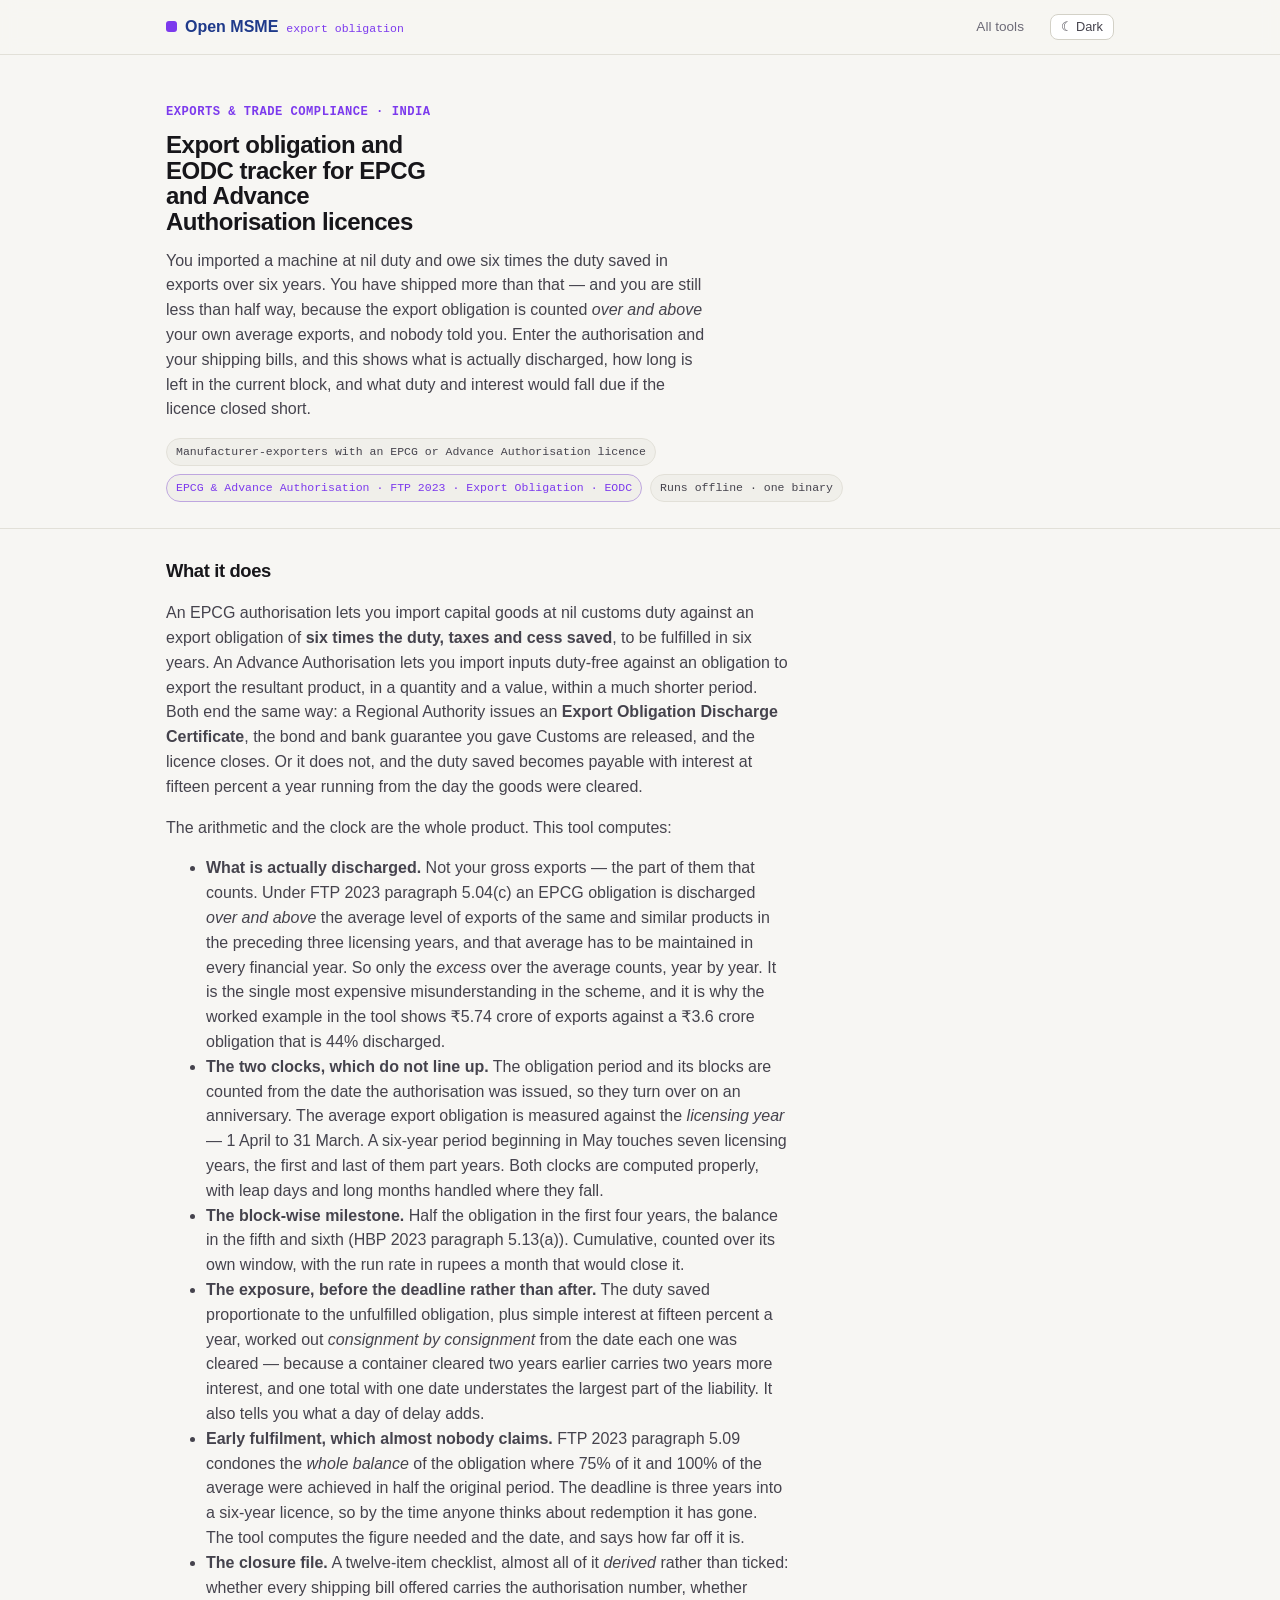
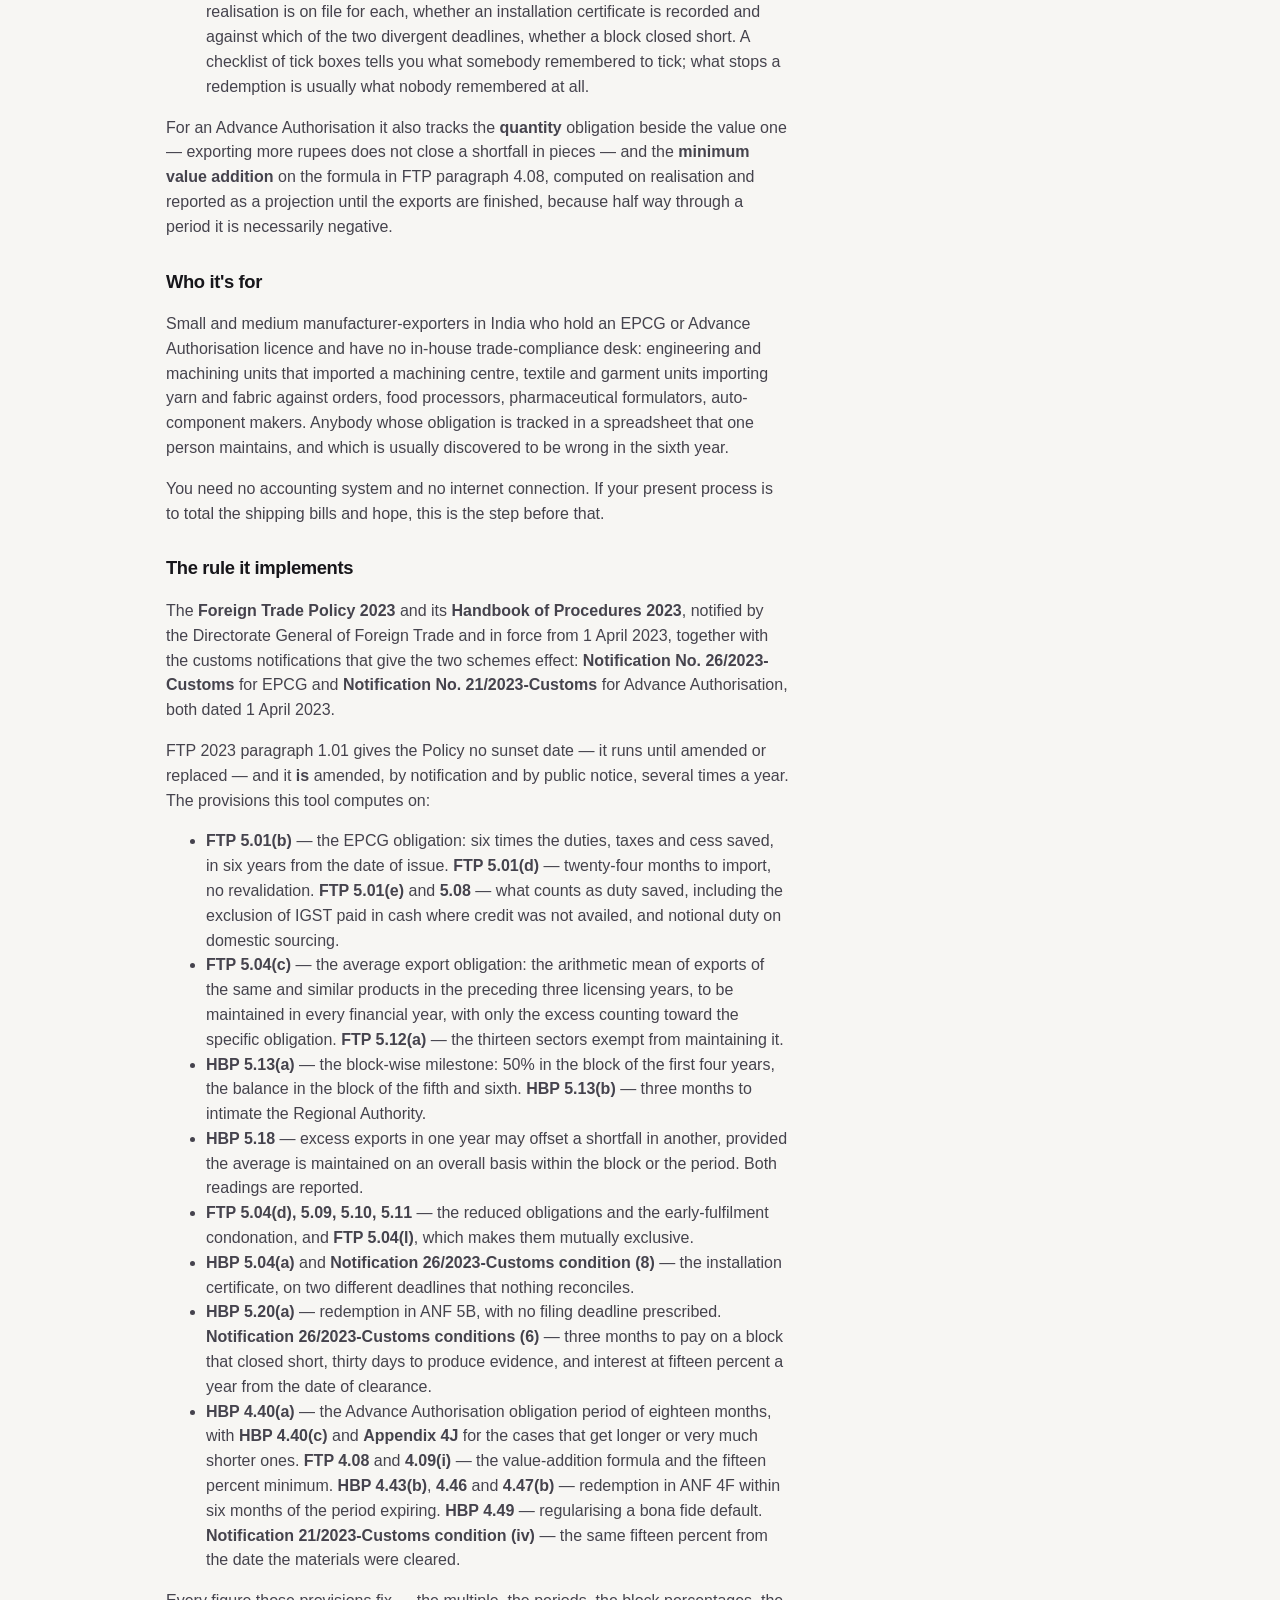
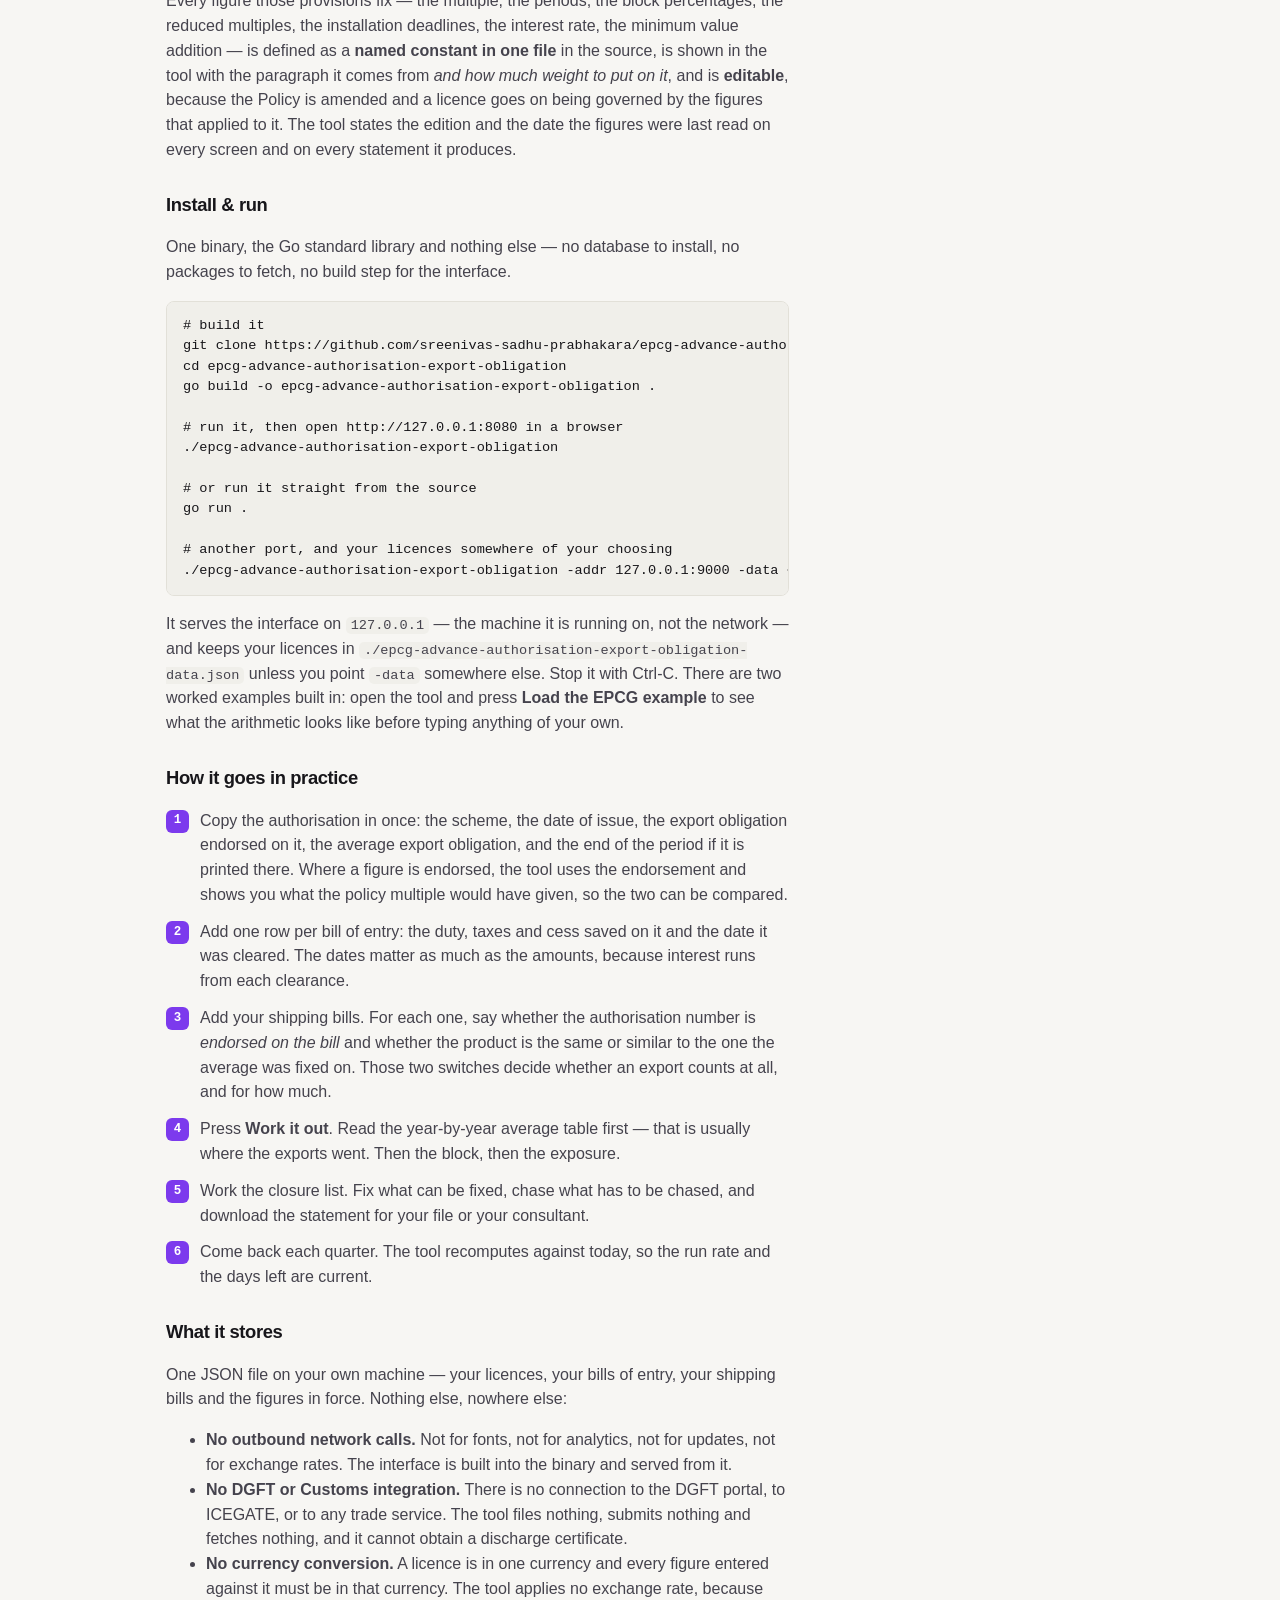
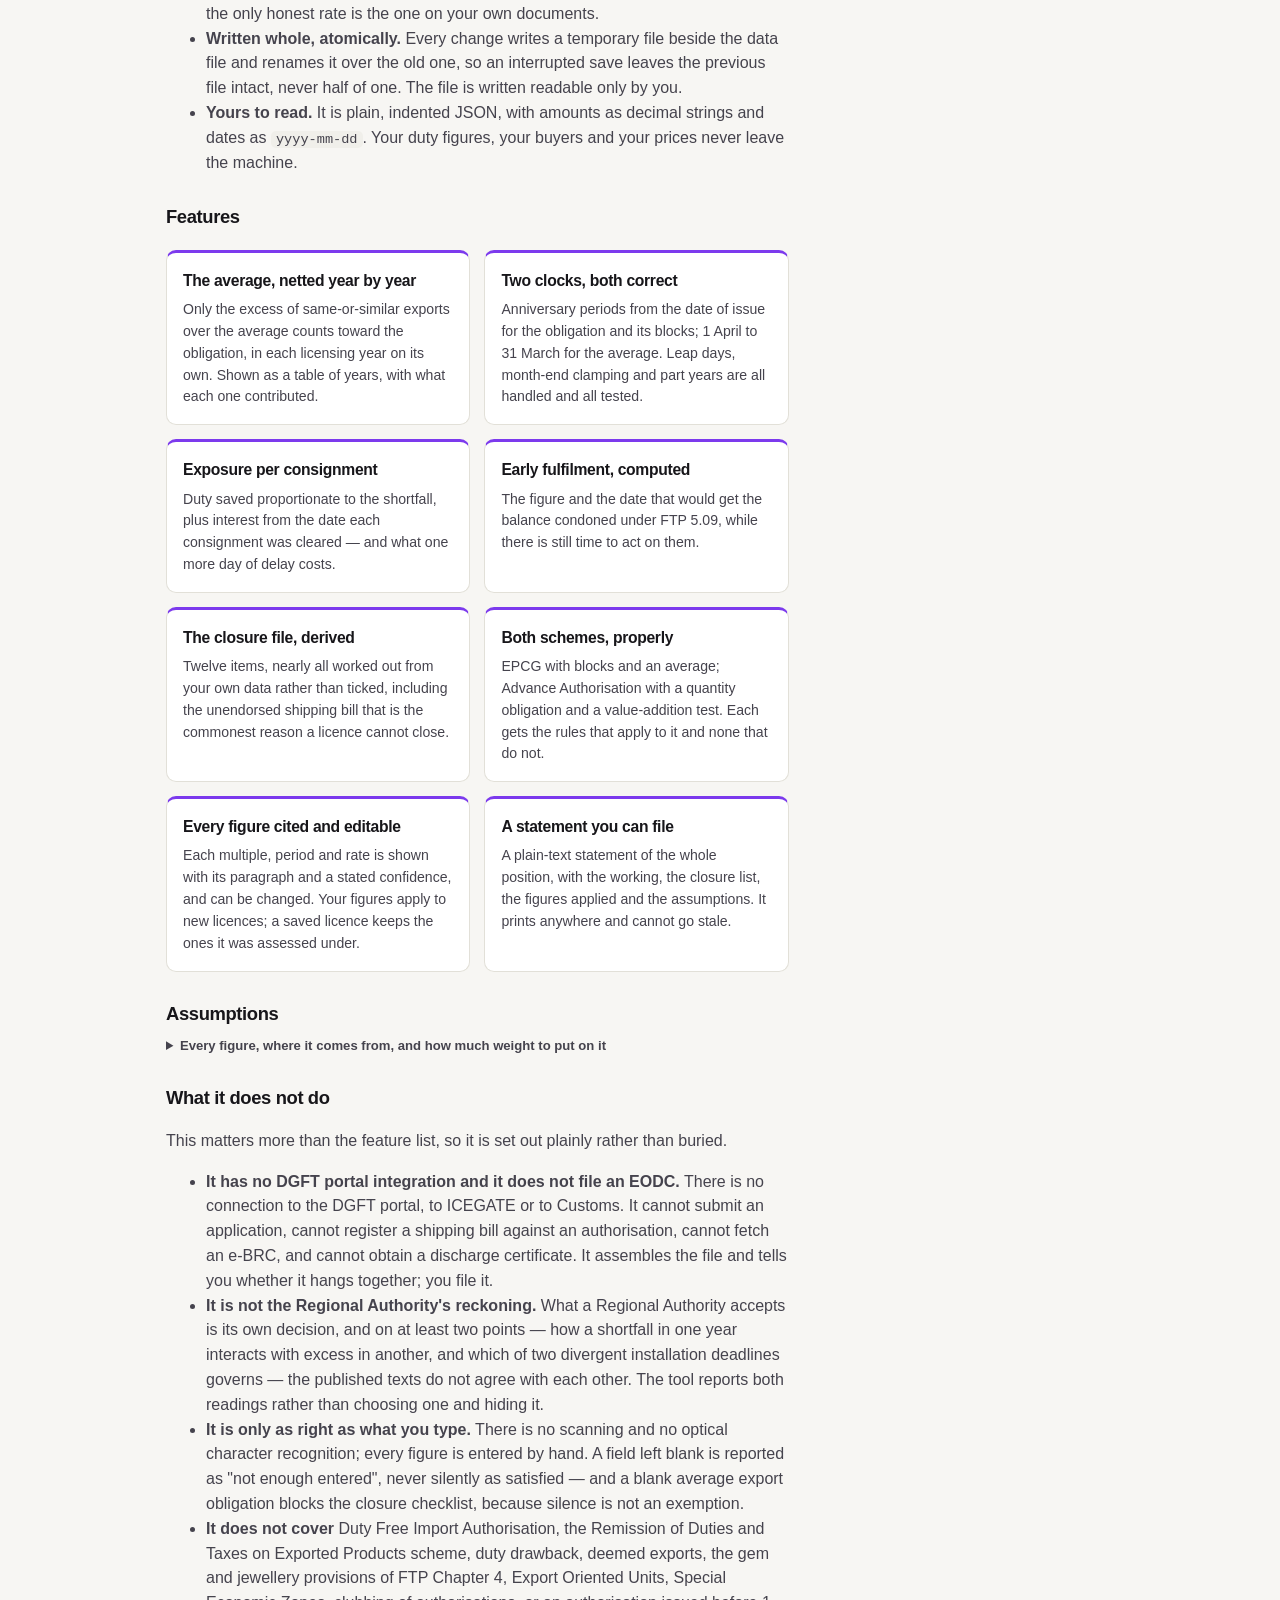
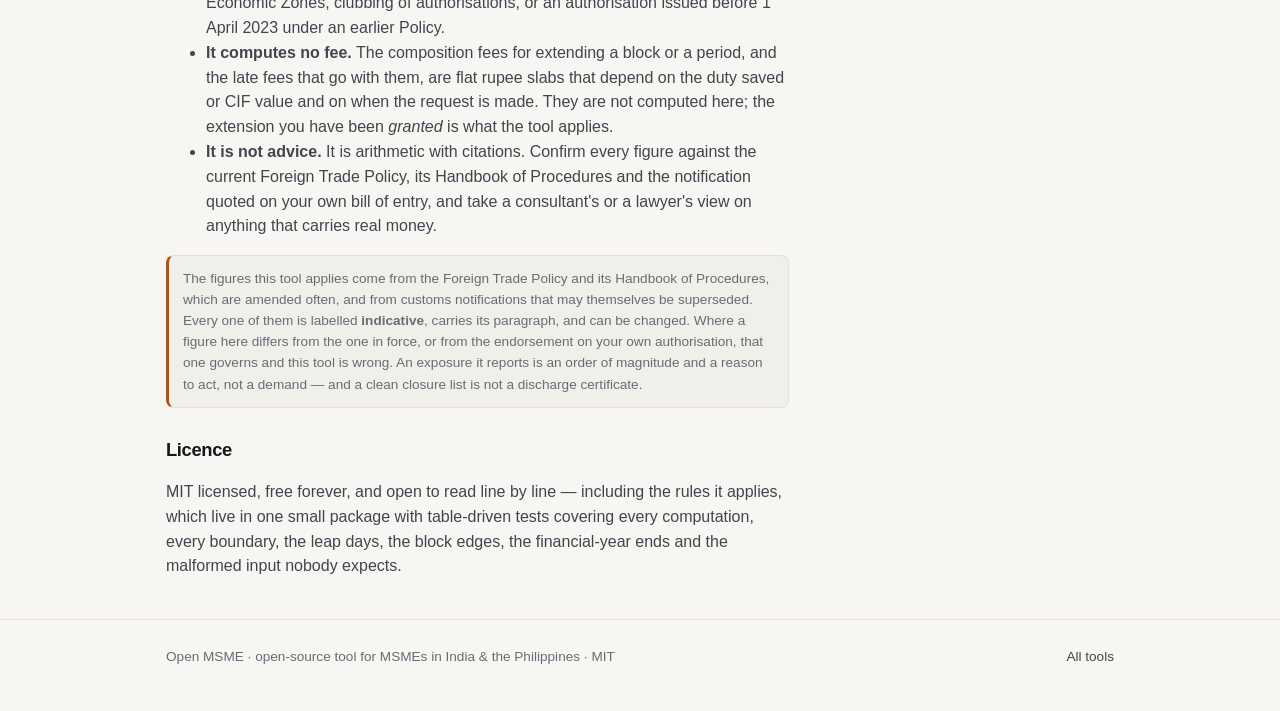
<file: docs/index.html>
<!doctype html>
<html lang="en">
<head>
  <meta charset="utf-8">
  <meta name="viewport" content="width=device-width, initial-scale=1">
  <meta http-equiv="Content-Security-Policy" content="default-src 'self'; base-uri 'self'; img-src 'self' data:; style-src 'self'; script-src 'self'; font-src 'self'; form-action 'self'">
  <title>Export obligation and EODC tracker for EPCG and Advance Authorisation · Open MSME</title>
  <meta name="description" content="A free single-binary tool for Indian manufacturer-exporters: track the export obligation on an EPCG or Advance Authorisation licence. Duty saved, the obligation, exports counted toward it net of the average export obligation, block-wise and overall fulfilment, days left, and the duty plus 15% interest payable if the licence closes short.">
  <meta name="color-scheme" content="light dark">
  <meta property="og:title" content="Export obligation and EODC tracker for EPCG and Advance Authorisation · Open MSME">
  <meta property="og:description" content="See the exact export obligation still to fulfil and the days left in the current block — before the deadline rather than after. One offline binary; your licence data stays on your machine.">
  <meta property="og:type" content="website">
  <link rel="icon" href="assets/favicon.svg" type="image/svg+xml">
  <link rel="stylesheet" href="assets/style.css">
  <link rel="stylesheet" href="assets/accent.css">
  <script src="assets/theme-init.js"></script>
</head>
<body>
  <header class="topbar">
    <div class="wrap">
      <a class="brand" href="https://sreenivas-sadhu-prabhakara.github.io/openmsme/">
        <span class="dot"></span><b>Open MSME</b><span class="tag">export obligation</span>
      </a>
      <span class="sp"></span>
      <a class="home" href="https://sreenivas-sadhu-prabhakara.github.io/openmsme/">All tools</a>
      <button class="themer" data-themer type="button">Theme</button>
    </div>
  </header>

  <main>
    <section class="hero">
      <div class="wrap">
        <div class="eyebrow">Exports &amp; trade compliance · India</div>
        <h1>Export obligation and EODC tracker for EPCG and Advance Authorisation licences</h1>
        <p class="lede">You imported a machine at nil duty and owe six times the duty saved in exports over six years. You have shipped more than that — and you are still less than half way, because the export obligation is counted <em>over and above</em> your own average exports, and nobody told you. Enter the authorisation and your shipping bills, and this shows what is actually discharged, how long is left in the current block, and what duty and interest would fall due if the licence closed short.</p>
        <div class="who">
          <span class="pill">Manufacturer-exporters with an EPCG or Advance Authorisation licence</span>
          <span class="pill reg">EPCG &amp; Advance Authorisation · FTP 2023 · Export Obligation · EODC</span>
          <span class="pill">Runs offline · one binary</span>
        </div>
      </div>
    </section>

    <div class="wrap">
      <section class="prose">
        <h2>What it does</h2>
        <p>An EPCG authorisation lets you import capital goods at nil customs duty against an export obligation of <strong>six times the duty, taxes and cess saved</strong>, to be fulfilled in six years. An Advance Authorisation lets you import inputs duty-free against an obligation to export the resultant product, in a quantity and a value, within a much shorter period. Both end the same way: a Regional Authority issues an <strong>Export Obligation Discharge Certificate</strong>, the bond and bank guarantee you gave Customs are released, and the licence closes. Or it does not, and the duty saved becomes payable with interest at fifteen percent a year running from the day the goods were cleared.</p>
        <p>The arithmetic and the clock are the whole product. This tool computes:</p>
        <ul>
          <li><strong>What is actually discharged.</strong> Not your gross exports — the part of them that counts. Under FTP 2023 paragraph 5.04(c) an EPCG obligation is discharged <em>over and above</em> the average level of exports of the same and similar products in the preceding three licensing years, and that average has to be maintained in every financial year. So only the <em>excess</em> over the average counts, year by year. It is the single most expensive misunderstanding in the scheme, and it is why the worked example in the tool shows ₹5.74 crore of exports against a ₹3.6 crore obligation that is 44% discharged.</li>
          <li><strong>The two clocks, which do not line up.</strong> The obligation period and its blocks are counted from the date the authorisation was issued, so they turn over on an anniversary. The average export obligation is measured against the <em>licensing year</em> — 1 April to 31 March. A six-year period beginning in May touches seven licensing years, the first and last of them part years. Both clocks are computed properly, with leap days and long months handled where they fall.</li>
          <li><strong>The block-wise milestone.</strong> Half the obligation in the first four years, the balance in the fifth and sixth (HBP 2023 paragraph 5.13(a)). Cumulative, counted over its own window, with the run rate in rupees a month that would close it.</li>
          <li><strong>The exposure, before the deadline rather than after.</strong> The duty saved proportionate to the unfulfilled obligation, plus simple interest at fifteen percent a year, worked out <em>consignment by consignment</em> from the date each one was cleared — because a container cleared two years earlier carries two years more interest, and one total with one date understates the largest part of the liability. It also tells you what a day of delay adds.</li>
          <li><strong>Early fulfilment, which almost nobody claims.</strong> FTP 2023 paragraph 5.09 condones the <em>whole balance</em> of the obligation where 75% of it and 100% of the average were achieved in half the original period. The deadline is three years into a six-year licence, so by the time anyone thinks about redemption it has gone. The tool computes the figure needed and the date, and says how far off it is.</li>
          <li><strong>The closure file.</strong> A twelve-item checklist, almost all of it <em>derived</em> rather than ticked: whether every shipping bill offered carries the authorisation number, whether realisation is on file for each, whether an installation certificate is recorded and against which of the two divergent deadlines, whether a block closed short. A checklist of tick boxes tells you what somebody remembered to tick; what stops a redemption is usually what nobody remembered at all.</li>
        </ul>
        <p>For an Advance Authorisation it also tracks the <strong>quantity</strong> obligation beside the value one — exporting more rupees does not close a shortfall in pieces — and the <strong>minimum value addition</strong> on the formula in FTP paragraph 4.08, computed on realisation and reported as a projection until the exports are finished, because half way through a period it is necessarily negative.</p>

        <h2>Who it's for</h2>
        <p>Small and medium manufacturer-exporters in India who hold an EPCG or Advance Authorisation licence and have no in-house trade-compliance desk: engineering and machining units that imported a machining centre, textile and garment units importing yarn and fabric against orders, food processors, pharmaceutical formulators, auto-component makers. Anybody whose obligation is tracked in a spreadsheet that one person maintains, and which is usually discovered to be wrong in the sixth year.</p>
        <p>You need no accounting system and no internet connection. If your present process is to total the shipping bills and hope, this is the step before that.</p>

        <h2>The rule it implements</h2>
        <p>The <strong>Foreign Trade Policy 2023</strong> and its <strong>Handbook of Procedures 2023</strong>, notified by the Directorate General of Foreign Trade and in force from 1 April 2023, together with the customs notifications that give the two schemes effect: <strong>Notification No. 26/2023-Customs</strong> for EPCG and <strong>Notification No. 21/2023-Customs</strong> for Advance Authorisation, both dated 1 April 2023.</p>
        <p>FTP 2023 paragraph 1.01 gives the Policy no sunset date — it runs until amended or replaced — and it <strong>is</strong> amended, by notification and by public notice, several times a year. The provisions this tool computes on:</p>
        <ul>
          <li><strong>FTP 5.01(b)</strong> — the EPCG obligation: six times the duties, taxes and cess saved, in six years from the date of issue. <strong>FTP 5.01(d)</strong> — twenty-four months to import, no revalidation. <strong>FTP 5.01(e)</strong> and <strong>5.08</strong> — what counts as duty saved, including the exclusion of IGST paid in cash where credit was not availed, and notional duty on domestic sourcing.</li>
          <li><strong>FTP 5.04(c)</strong> — the average export obligation: the arithmetic mean of exports of the same and similar products in the preceding three licensing years, to be maintained in every financial year, with only the excess counting toward the specific obligation. <strong>FTP 5.12(a)</strong> — the thirteen sectors exempt from maintaining it.</li>
          <li><strong>HBP 5.13(a)</strong> — the block-wise milestone: 50% in the block of the first four years, the balance in the block of the fifth and sixth. <strong>HBP 5.13(b)</strong> — three months to intimate the Regional Authority.</li>
          <li><strong>HBP 5.18</strong> — excess exports in one year may offset a shortfall in another, provided the average is maintained on an overall basis within the block or the period. Both readings are reported.</li>
          <li><strong>FTP 5.04(d), 5.09, 5.10, 5.11</strong> — the reduced obligations and the early-fulfilment condonation, and <strong>FTP 5.04(l)</strong>, which makes them mutually exclusive.</li>
          <li><strong>HBP 5.04(a)</strong> and <strong>Notification 26/2023-Customs condition (8)</strong> — the installation certificate, on two different deadlines that nothing reconciles.</li>
          <li><strong>HBP 5.20(a)</strong> — redemption in ANF 5B, with no filing deadline prescribed. <strong>Notification 26/2023-Customs conditions (6)</strong> — three months to pay on a block that closed short, thirty days to produce evidence, and interest at fifteen percent a year from the date of clearance.</li>
          <li><strong>HBP 4.40(a)</strong> — the Advance Authorisation obligation period of eighteen months, with <strong>HBP 4.40(c)</strong> and <strong>Appendix 4J</strong> for the cases that get longer or very much shorter ones. <strong>FTP 4.08</strong> and <strong>4.09(i)</strong> — the value-addition formula and the fifteen percent minimum. <strong>HBP 4.43(b)</strong>, <strong>4.46</strong> and <strong>4.47(b)</strong> — redemption in ANF 4F within six months of the period expiring. <strong>HBP 4.49</strong> — regularising a bona fide default. <strong>Notification 21/2023-Customs condition (iv)</strong> — the same fifteen percent from the date the materials were cleared.</li>
        </ul>
        <p>Every figure those provisions fix — the multiple, the periods, the block percentages, the reduced multiples, the installation deadlines, the interest rate, the minimum value addition — is defined as a <strong>named constant in one file</strong> in the source, is shown in the tool with the paragraph it comes from <em>and how much weight to put on it</em>, and is <strong>editable</strong>, because the Policy is amended and a licence goes on being governed by the figures that applied to it. The tool states the edition and the date the figures were last read on every screen and on every statement it produces.</p>

        <h2>Install &amp; run</h2>
        <p>One binary, the Go standard library and nothing else — no database to install, no packages to fetch, no build step for the interface.</p>
<pre># build it
git clone https://github.com/sreenivas-sadhu-prabhakara/epcg-advance-authorisation-export-obligation.git
cd epcg-advance-authorisation-export-obligation
go build -o epcg-advance-authorisation-export-obligation .

# run it, then open http://127.0.0.1:8080 in a browser
./epcg-advance-authorisation-export-obligation

# or run it straight from the source
go run .

# another port, and your licences somewhere of your choosing
./epcg-advance-authorisation-export-obligation -addr 127.0.0.1:9000 -data ~/exports/licences.json</pre>
        <p>It serves the interface on <code>127.0.0.1</code> — the machine it is running on, not the network — and keeps your licences in <code>./epcg-advance-authorisation-export-obligation-data.json</code> unless you point <code>-data</code> somewhere else. Stop it with Ctrl-C. There are two worked examples built in: open the tool and press <strong>Load the EPCG example</strong> to see what the arithmetic looks like before typing anything of your own.</p>

        <h2>How it goes in practice</h2>
        <ol class="steps">
          <li>Copy the authorisation in once: the scheme, the date of issue, the export obligation endorsed on it, the average export obligation, and the end of the period if it is printed there. Where a figure is endorsed, the tool uses the endorsement and shows you what the policy multiple would have given, so the two can be compared.</li>
          <li>Add one row per bill of entry: the duty, taxes and cess saved on it and the date it was cleared. The dates matter as much as the amounts, because interest runs from each clearance.</li>
          <li>Add your shipping bills. For each one, say whether the authorisation number is <em>endorsed on the bill</em> and whether the product is the same or similar to the one the average was fixed on. Those two switches decide whether an export counts at all, and for how much.</li>
          <li>Press <strong>Work it out</strong>. Read the year-by-year average table first — that is usually where the exports went. Then the block, then the exposure.</li>
          <li>Work the closure list. Fix what can be fixed, chase what has to be chased, and download the statement for your file or your consultant.</li>
          <li>Come back each quarter. The tool recomputes against today, so the run rate and the days left are current.</li>
        </ol>

        <h2>What it stores</h2>
        <p>One JSON file on your own machine — your licences, your bills of entry, your shipping bills and the figures in force. Nothing else, nowhere else:</p>
        <ul>
          <li><strong>No outbound network calls.</strong> Not for fonts, not for analytics, not for updates, not for exchange rates. The interface is built into the binary and served from it.</li>
          <li><strong>No DGFT or Customs integration.</strong> There is no connection to the DGFT portal, to ICEGATE, or to any trade service. The tool files nothing, submits nothing and fetches nothing, and it cannot obtain a discharge certificate.</li>
          <li><strong>No currency conversion.</strong> A licence is in one currency and every figure entered against it must be in that currency. The tool applies no exchange rate, because the only honest rate is the one on your own documents.</li>
          <li><strong>Written whole, atomically.</strong> Every change writes a temporary file beside the data file and renames it over the old one, so an interrupted save leaves the previous file intact, never half of one. The file is written readable only by you.</li>
          <li><strong>Yours to read.</strong> It is plain, indented JSON, with amounts as decimal strings and dates as <code>yyyy-mm-dd</code>. Your duty figures, your buyers and your prices never leave the machine.</li>
        </ul>

        <h2>Features</h2>
        <div class="featgrid">
          <div class="feat">
            <h3>The average, netted year by year</h3>
            <p>Only the excess of same-or-similar exports over the average counts toward the obligation, in each licensing year on its own. Shown as a table of years, with what each one contributed.</p>
          </div>
          <div class="feat">
            <h3>Two clocks, both correct</h3>
            <p>Anniversary periods from the date of issue for the obligation and its blocks; 1 April to 31 March for the average. Leap days, month-end clamping and part years are all handled and all tested.</p>
          </div>
          <div class="feat">
            <h3>Exposure per consignment</h3>
            <p>Duty saved proportionate to the shortfall, plus interest from the date each consignment was cleared — and what one more day of delay costs.</p>
          </div>
          <div class="feat">
            <h3>Early fulfilment, computed</h3>
            <p>The figure and the date that would get the balance condoned under FTP 5.09, while there is still time to act on them.</p>
          </div>
          <div class="feat">
            <h3>The closure file, derived</h3>
            <p>Twelve items, nearly all worked out from your own data rather than ticked, including the unendorsed shipping bill that is the commonest reason a licence cannot close.</p>
          </div>
          <div class="feat">
            <h3>Both schemes, properly</h3>
            <p>EPCG with blocks and an average; Advance Authorisation with a quantity obligation and a value-addition test. Each gets the rules that apply to it and none that do not.</p>
          </div>
          <div class="feat">
            <h3>Every figure cited and editable</h3>
            <p>Each multiple, period and rate is shown with its paragraph and a stated confidence, and can be changed. Your figures apply to new licences; a saved licence keeps the ones it was assessed under.</p>
          </div>
          <div class="feat">
            <h3>A statement you can file</h3>
            <p>A plain-text statement of the whole position, with the working, the closure list, the figures applied and the assumptions. It prints anywhere and cannot go stale.</p>
          </div>
        </div>

        <h2>Assumptions</h2>
        <details class="assumptions">
          <summary>Every figure, where it comes from, and how much weight to put on it</summary>
          <p>The defaults below were read against the consolidated FTP 2023 and HBP 2023 chapters the DGFT publishes, and against the customs notifications that give the schemes effect, <strong>on 24 November 2026</strong>. That is the date after which no amendment has been checked. Read it as the age of the defaults, and confirm anything that matters against the current text or against the endorsement on your own authorisation, which governs.</p>
          <p><strong>EPCG obligation: 6 times the duties, taxes and cess saved, in 6 years from the date of issue</strong> — FTP 2023 para 5.01(b); Notification 26/2023-Customs condition (4).</p>
          <p><strong>Block-wise: 50% in the block of the 1st to 4th year, the balance in the 5th and 6th</strong> — HBP 2023 para 5.13(a).</p>
          <p><strong>Reduced obligations: green technology products 75% of it (4.5 times)</strong> — FTP 5.10, with the list of thirteen qualifying items at HBP 5.26; <strong>units in Arunachal Pradesh, Assam, Manipur, Meghalaya, Mizoram, Nagaland, Sikkim, Tripura, Jammu &amp; Kashmir and Ladakh, 25% of it (1.5 times)</strong> — FTP 5.11; <strong>capital goods sourced indigenously, 25% less (4.5 times)</strong> — FTP 5.04(d). A quarter less, not a tenth. None of the three reduces the average obligation. <strong>Only one of them, or the early-fulfilment condonation, may be taken</strong> — FTP 5.04(l).</p>
          <p><strong>Early fulfilment: 75% of the specific obligation and 100% of the average, in half or less of the original period, condones the balance</strong> — FTP 5.09; Notification 26/2023-Customs condition (7). The half is measured on the period as first fixed, not as extended.</p>
          <p><strong>Installation certificate: three years to the Regional Authority</strong> (HBP 5.04(a), extendable up to the obligation period on a composition fee), but <strong>six months to Customs</strong> (Notification 26/2023-Customs condition (8), three years for spares). The two genuinely diverge and nothing reconciles them, so the tool reports both and puts the customs one first, because it comes first and is the one that produces a demand.</p>
          <p><strong>A block that closes short: three months to pay</strong> — Notification 26/2023-Customs condition (6), with thirty days to produce evidence of fulfilment. HBP 5.13(c) gives six months for the same payment. The tool applies the shorter, customs-side window and reports the longer one.</p>
          <p><strong>Advance Authorisation period: 18 months from the date of issue</strong> — HBP 2023 para 4.40(a). <strong>Much shorter periods apply to the inputs in Appendix 4J</strong>, and they run from the date each consignment is <em>cleared</em>: four months for precious metals in the gem and jewellery sector, three for maize, six for tea, coconut oil, raw sugar, wheat and most spices, twelve for silk. Defence, military store, aerospace and nuclear energy get 24 months (HBP 4.40(c)). <strong>If your input is on Appendix 4J, enter the endorsed period — the default would be wrong by a year.</strong></p>
          <p><strong>Minimum value addition: 15%</strong> — FTP 4.09(i), on the formula at FTP 4.08, VA = ((A − B) ÷ B) × 100, where A is the FOB value of the export <em>realised</em> and B is the CIF value of the inputs plus any other imported input on which drawback is claimed. Different minima apply: tea 50% (FTP 4.09(iv)), spices 25% (4.09(v)), the two Appendix 4D items 8%, gems and jewellery 3.5% to 15% (HBP 4.60). Change the figure if your product is one of those.</p>
          <p><strong>Redemption: ANF 5B for EPCG</strong> (HBP 5.20(a)), with no filing deadline prescribed; <strong>ANF 4F for Advance Authorisation within six months of the period expiring</strong> (HBP 4.46, 4.47(b)(i) and 4.43(b)), failing which the Handbook warns of a show cause notice. Do not confuse ANF 5B with Appendix 5B, which is a certificate for the <em>issue</em> of an authorisation; the certificate for redemption is Appendix 5C. The application for an Advance Authorisation is ANF 4A in every case; ANF 4B is the norms-fixation application, not a self-declaration form.</p>
          <p><strong>Interest: 15% per annum, from the date the goods were cleared</strong> — written into Notification 26/2023-Customs condition (6) for EPCG and Notification 21/2023-Customs condition (iv) for Advance Authorisation. Section 28AA of the Customs Act is separately fixed at 15% by Notification 33/2016-Customs (N.T.), which is the rate that applies where the department proceeds by show cause notice instead; the two coincide today and are legally independent. <strong>An authorisation issued before 1 April 2023 runs under a different notification, which this build has not read — check the one quoted on your own bill of entry.</strong></p>
          <p><strong>Three things in the interest computation are decisions of this tool and not sourced figures, and they are labelled as such everywhere they appear.</strong></p>
          <ul>
            <li><strong>Simple, not compound.</strong> Nothing found for this build — not the notifications, not section 28AA, not Notification 33/2016, not any circular or reported decision — states whether this interest is simple or compound. None of those texts contains any compounding language, and simple interest is what practitioners describe; that is a negative finding, not an authority. The tool computes simple interest. If the department compounds it, the figure here is low.</li>
            <li><strong>What the rate is applied to.</strong> The tool applies it to the whole duty-saved figure you enter. There is a developed line of authority that interest cannot be levied on the additional and special additional customs duty components without an express charging provision, and CBIC Circular 11/2023-Customs took that view under the 2023 settlement scheme. If part of your duty saved is additional duty, special additional duty or IGST, this may overstate the interest — take advice.</li>
            <li><strong>The end date and the day count.</strong> Neither notification states when interest stops running. HBP 4.50(e) implies the rate applicable on the date of <em>payment</em>, so in practice it runs to payment. The tool computes in calendar days on a 365-day year to the day it is produced for, which is a convention.</li>
          </ul>
          <p><strong>Two conventions on the calendar, both overridable.</strong> First, the <strong>last day of a derived period</strong>: neither the Policy nor the Handbook says whether "six years from the date of issue" ends on the sixth anniversary or the day before, practice is not uniform, and the authorisation prints the date. The tool takes the <em>earlier</em> reading, because being wrong by a day in the direction of urgency makes you ship a day early and being wrong the other way makes you miss a deadline — and the moment you enter the endorsed end date the convention is not used at all. Second, the <strong>average obligation in a part year</strong>: FTP 5.04(c) requires it in every financial year and says nothing about a financial year only part of which falls inside the period, so a part year carries a share of the annual average in proportion to its days. Charging a full year's average to a three-week sliver is harsher than any reading supports; charging nothing is more generous.</p>
          <p><strong>One interpretation worth disagreeing with if you have better advice.</strong> Exports of products <em>other</em> than the one the average was fixed on are counted toward the specific obligation in full, with nothing netted off, because no average was fixed for them to be over and above. The tool says so wherever that figure is non-zero.</p>
          <p><strong>This tool condones nothing on its own.</strong> The condonation field defaults to zero. The condonation the Policy does provide is FTP 5.09, computed separately and reported as <em>eligibility</em>, never as applied, because a Regional Authority grants it on an application.</p>
          <p><strong>Three reliefs are named but not computed</strong>, because they turn on facts outside the licence: HBP 5.17 (the average reduced where the whole sector's exports fell by more than 5%), HBP 5.19 (the average suspended and the period extended for the duration of an export ban), and HBP 4.49 (the pro-rata arithmetic for regularising an Advance Authorisation default, which runs on figures a Regional Authority verifies against Appendix 4H).</p>
        </details>

        <h2>What it does not do</h2>
        <p>This matters more than the feature list, so it is set out plainly rather than buried.</p>
        <ul>
          <li><strong>It has no DGFT portal integration and it does not file an EODC.</strong> There is no connection to the DGFT portal, to ICEGATE or to Customs. It cannot submit an application, cannot register a shipping bill against an authorisation, cannot fetch an e-BRC, and cannot obtain a discharge certificate. It assembles the file and tells you whether it hangs together; you file it.</li>
          <li><strong>It is not the Regional Authority's reckoning.</strong> What a Regional Authority accepts is its own decision, and on at least two points — how a shortfall in one year interacts with excess in another, and which of two divergent installation deadlines governs — the published texts do not agree with each other. The tool reports both readings rather than choosing one and hiding it.</li>
          <li><strong>It is only as right as what you type.</strong> There is no scanning and no optical character recognition; every figure is entered by hand. A field left blank is reported as "not enough entered", never silently as satisfied — and a blank average export obligation blocks the closure checklist, because silence is not an exemption.</li>
          <li><strong>It does not cover</strong> Duty Free Import Authorisation, the Remission of Duties and Taxes on Exported Products scheme, duty drawback, deemed exports, the gem and jewellery provisions of FTP Chapter 4, Export Oriented Units, Special Economic Zones, clubbing of authorisations, or an authorisation issued before 1 April 2023 under an earlier Policy.</li>
          <li><strong>It computes no fee.</strong> The composition fees for extending a block or a period, and the late fees that go with them, are flat rupee slabs that depend on the duty saved or CIF value and on when the request is made. They are not computed here; the extension you have been <em>granted</em> is what the tool applies.</li>
          <li><strong>It is not advice.</strong> It is arithmetic with citations. Confirm every figure against the current Foreign Trade Policy, its Handbook of Procedures and the notification quoted on your own bill of entry, and take a consultant's or a lawyer's view on anything that carries real money.</li>
        </ul>

        <div class="note">The figures this tool applies come from the Foreign Trade Policy and its Handbook of Procedures, which are amended often, and from customs notifications that may themselves be superseded. Every one of them is labelled <strong>indicative</strong>, carries its paragraph, and can be changed. Where a figure here differs from the one in force, or from the endorsement on your own authorisation, that one governs and this tool is wrong. An exposure it reports is an order of magnitude and a reason to act, not a demand — and a clean closure list is not a discharge certificate.</div>

        <h2>Licence</h2>
        <p>MIT licensed, free forever, and open to read line by line — including the rules it applies, which live in one small package with table-driven tests covering every computation, every boundary, the leap days, the block edges, the financial-year ends and the malformed input nobody expects.</p>
      </section>
    </div>
  </main>

  <footer class="foot">
    <div class="wrap">
      <span>Open MSME · open-source tool for MSMEs in India &amp; the Philippines · MIT</span>
      <span><a href="https://sreenivas-sadhu-prabhakara.github.io/openmsme/">All tools</a></span>
    </div>
  </footer>

  <script src="assets/ui.js"></script>
</body>
</html>
</file>
<file: docs/assets/style.css>
/* Open MSME tool kit — shared design system for single-tool apps. No deps. Light + dark. */

:root {
  color-scheme: light dark;
  --bg:#f7f6f3; --surface:#fff; --surface-2:#f0efea; --ink:#17161a; --ink-2:#45434d; --ink-3:#6c6a76;
  --line:#e2e0d8; --line-2:#d3d1c7; --accent:#1f3a8a; --accent-ink:#fff; --ok:#15803d; --warn:#b45309; --bad:#b91c1c;
  --mono: ui-monospace,"SF Mono","SFMono-Regular",Menlo,Consolas,monospace;
  --sans: -apple-system,BlinkMacSystemFont,"Segoe UI",Roboto,Helvetica,Arial,system-ui,sans-serif;
  --maxw:980px; --radius:10px; --shadow:0 1px 2px rgba(20,18,26,.05),0 6px 20px rgba(20,18,26,.05);
  --tool:#1f3a8a; /* per-tool accent, override in page */
}
@media (prefers-color-scheme: dark){ :root:not([data-theme="light"]){
  --bg:#121116; --surface:#1a191f; --surface-2:#222027; --ink:#f3f1ef; --ink-2:#c3c0cb; --ink-3:#918e9c;
  --line:#2c2a33; --line-2:#39363f; --accent:#93b0ff; --accent-ink:#10131f; --ok:#57c98a; --warn:#f0a35a; --bad:#f28b82;
  --shadow:0 1px 2px rgba(0,0,0,.3),0 8px 28px rgba(0,0,0,.35);
}}
:root[data-theme="dark"]{
  --bg:#121116; --surface:#1a191f; --surface-2:#222027; --ink:#f3f1ef; --ink-2:#c3c0cb; --ink-3:#918e9c;
  --line:#2c2a33; --line-2:#39363f; --accent:#93b0ff; --accent-ink:#10131f; --ok:#57c98a; --warn:#f0a35a; --bad:#f28b82;
  --shadow:0 1px 2px rgba(0,0,0,.3),0 8px 28px rgba(0,0,0,.35);
}

* { box-sizing:border-box; }
html { -webkit-text-size-adjust:100%; }
body { margin:0; background:var(--bg); color:var(--ink); font-family:var(--sans); font-size:16px; line-height:1.55; -webkit-font-smoothing:antialiased; }
.wrap { max-width:var(--maxw); margin:0 auto; padding:0 16px; }
a { color:var(--accent); text-decoration:none; }
a:hover { text-decoration:underline; text-underline-offset:3px; }
h1,h2,h3 { letter-spacing:-.02em; }

/* top bar */
.topbar { position:sticky; top:0; z-index:20; background:color-mix(in srgb,var(--bg) 86%,transparent); backdrop-filter:saturate(140%) blur(8px); border-bottom:1px solid var(--line); }
.topbar .wrap { display:flex; align-items:center; gap:14px; height:54px; }
.brand { display:flex; align-items:baseline; gap:8px; font-weight:700; }
.brand .dot { width:11px; height:11px; border-radius:3px; background:var(--tool); display:inline-block; }
.brand .tag { font-family:var(--mono); font-size:.72rem; color:var(--ink-3); font-weight:500; }
.topbar .sp { margin-left:auto; }
.topbar a.home { font-size:.85rem; color:var(--ink-3); }
.topbar a.home:hover { color:var(--ink); }
.themer { font:inherit; font-size:.8rem; cursor:pointer; border:1px solid var(--line-2); background:var(--surface); color:var(--ink-2); border-radius:8px; padding:6px 10px; line-height:1; margin-left:12px; }
.themer:hover { color:var(--ink); border-color:var(--ink-3); }

/* hero / explainer */
.hero { padding:48px 0 26px; border-bottom:1px solid var(--line); }
.hero .eyebrow { font-family:var(--mono); font-size:.76rem; font-weight:600; letter-spacing:.04em; color:var(--tool); text-transform:uppercase; }
.hero h1 { margin:10px 0 14px; font-size:clamp(1.8rem,1.2rem+2.6vw,2.7rem); line-height:1.07; font-weight:800; max-width:20ch; }
.hero .lede { margin:0; font-size:clamp(1rem,.95rem+.4vw,1.15rem); color:var(--ink-2); max-width:62ch; }
.hero .who { margin-top:16px; display:flex; gap:8px; flex-wrap:wrap; }
.pill { font-family:var(--mono); font-size:.72rem; padding:4px 9px; border-radius:999px; background:var(--surface-2); color:var(--ink-2); border:1px solid var(--line); }
.pill.reg { color:var(--tool); border-color:color-mix(in srgb,var(--tool) 35%,var(--line)); }

/* layout */
.cols { display:grid; grid-template-columns:1fr; gap:22px; padding:28px 0; }
@media (min-width:860px){ .cols.calc { grid-template-columns:1.1fr .9fr; align-items:start; } }

section.card { background:var(--surface); border:1px solid var(--line); border-radius:var(--radius); padding:20px; }
section.card h2 { margin:0 0 14px; font-size:1.1rem; }
.sticky { position:sticky; top:70px; }

/* form */
.field { margin:0 0 14px; }
.field > label { display:block; font-size:.85rem; font-weight:600; color:var(--ink-2); margin-bottom:5px; }
.field .hint { font-weight:400; color:var(--ink-3); font-size:.78rem; }
.inp { position:relative; display:flex; align-items:center; }
.inp .pre, .inp .suf { position:absolute; font-family:var(--mono); font-size:.82rem; color:var(--ink-3); pointer-events:none; }
.inp .pre { left:12px; } .inp .suf { right:12px; }
input[type=number], input[type=text], select {
  width:100%; font:inherit; font-size:.95rem; padding:11px 13px; border-radius:9px;
  border:1px solid var(--line-2); background:var(--surface); color:var(--ink); appearance:none;
}
.inp.has-pre input { padding-left:28px; } .inp.has-suf input { padding-right:40px; }
input:focus, select:focus { outline:2px solid var(--tool); outline-offset:1px; border-color:var(--tool); }
.row2 { display:grid; grid-template-columns:1fr 1fr; gap:12px; }
.seg { display:flex; gap:6px; flex-wrap:wrap; }
.seg button { font:inherit; font-size:.82rem; cursor:pointer; padding:8px 12px; border-radius:8px; border:1px solid var(--line-2); background:var(--surface); color:var(--ink-2); }
.seg button[aria-pressed=true] { background:var(--tool); color:#fff; border-color:var(--tool); }

/* results */
.result-primary { background:color-mix(in srgb,var(--tool) 8%,var(--surface)); border:1px solid color-mix(in srgb,var(--tool) 30%,var(--line)); border-radius:var(--radius); padding:18px 20px; margin-bottom:16px; }
.result-primary .k { font-size:.8rem; color:var(--ink-3); }
.result-primary .v { font-size:2rem; font-weight:800; letter-spacing:-.02em; font-variant-numeric:tabular-nums; color:var(--tool); }
.result-primary .sub { font-size:.85rem; color:var(--ink-2); margin-top:3px; }
.breakdown { width:100%; border-collapse:collapse; font-size:.9rem; }
.breakdown th, .breakdown td { text-align:left; padding:8px 4px; border-bottom:1px solid var(--line); }
.breakdown td.num, .breakdown th.num { text-align:right; font-family:var(--mono); font-variant-numeric:tabular-nums; }
.breakdown tr.total td { font-weight:700; border-top:2px solid var(--line-2); border-bottom:none; }
.breakdown tr.sub td { color:var(--ink-2); }
.breakdown .neg { color:var(--bad); }

.btnrow { display:flex; gap:10px; flex-wrap:wrap; margin-top:16px; }
.btn { font:inherit; font-size:.9rem; font-weight:600; cursor:pointer; padding:10px 16px; border-radius:9px; border:1px solid transparent; }
.btn.primary { background:var(--tool); color:#fff; }
.btn.ghost { background:var(--surface); border-color:var(--line-2); color:var(--ink); }
.btn:hover { filter:brightness(1.05); }

/* prose / notes */
.prose { max-width:70ch; }
.prose h2 { font-size:1.15rem; margin:28px 0 8px; }
.prose p, .prose li { color:var(--ink-2); }
.prose code { font-family:var(--mono); font-size:.85em; background:var(--surface-2); padding:1px 5px; border-radius:5px; }
.note { font-size:.85rem; color:var(--ink-3); background:var(--surface-2); border:1px solid var(--line); border-left:3px solid var(--warn); border-radius:8px; padding:12px 14px; margin:14px 0; }
.assumptions { font-size:.82rem; color:var(--ink-3); }
.assumptions summary { cursor:pointer; color:var(--ink-2); font-weight:600; }

/* footer */
.foot { border-top:1px solid var(--line); margin-top:40px; padding:26px 0 44px; color:var(--ink-3); font-size:.85rem; }
.foot .wrap { display:flex; gap:14px; flex-wrap:wrap; justify-content:space-between; }
.foot a { color:var(--ink-2); }

@media (prefers-reduced-motion: reduce){ * { transition:none !important; } }
@media print { .topbar,.themer,.btnrow,.foot,.hero .who { display:none; } body { background:#fff; } section.card { border:none; padding:0; } }

/* ---- docs/explainer pages (for binary tools that aren't web apps) ---- */
pre { background:var(--surface-2); border:1px solid var(--line); border-radius:8px; padding:14px 16px; overflow-x:auto; font-family:var(--mono); font-size:.85rem; line-height:1.5; color:var(--ink); }
pre code { background:none; padding:0; font-size:inherit; }
.featgrid { display:grid; grid-template-columns:repeat(auto-fill,minmax(240px,1fr)); gap:14px; margin:18px 0; }
.feat { background:var(--surface); border:1px solid var(--line); border-radius:var(--radius); padding:16px; border-top:3px solid var(--tool); }
.feat h3 { margin:0 0 6px; font-size:.98rem; }
.feat p { margin:0; font-size:.88rem; color:var(--ink-2); }
.steps { counter-reset:s; list-style:none; padding:0; }
.steps li { counter-increment:s; position:relative; padding-left:34px; margin:12px 0; color:var(--ink-2); }
.steps li::before { content:counter(s); position:absolute; left:0; top:1px; width:23px; height:23px; border-radius:6px; background:var(--tool); color:#fff; font-size:.78rem; font-weight:700; display:flex; align-items:center; justify-content:center; font-family:var(--mono); }

/* Grid/flex children default to min-width:auto, so a long unbroken string (a clone
   URL in a <pre>) sizes the track to its min-content and forces page-wide horizontal
   scroll. Let children shrink and keep the scrolling inside the pre where it belongs. */
.cols > *, .featgrid > *, .ideas > * { min-width: 0; }
pre { max-width: 100%; }

/* Small coloured text needs a lighter accent in dark mode: the sector hues are
   mid-tone and fall below AA contrast on a dark surface. Backgrounds/borders keep
   the true accent; only small text uses the lightened derivative. */
:root { --tool-text: var(--tool); }
@media (prefers-color-scheme: dark){ :root:not([data-theme="light"]){ --tool-text: color-mix(in srgb, var(--tool) 50%, white); } }
:root[data-theme="dark"]{ --tool-text: color-mix(in srgb, var(--tool) 50%, white); }
.hero .eyebrow { color: var(--tool-text); }
.pill.reg { color: var(--tool-text); }
.result-primary .v { color: var(--tool-text); }
.wave-card .repo, .brand .tag { color: var(--tool-text); }
</file>
<file: docs/assets/accent.css>
:root{--tool:#7c3aed}
</file>
